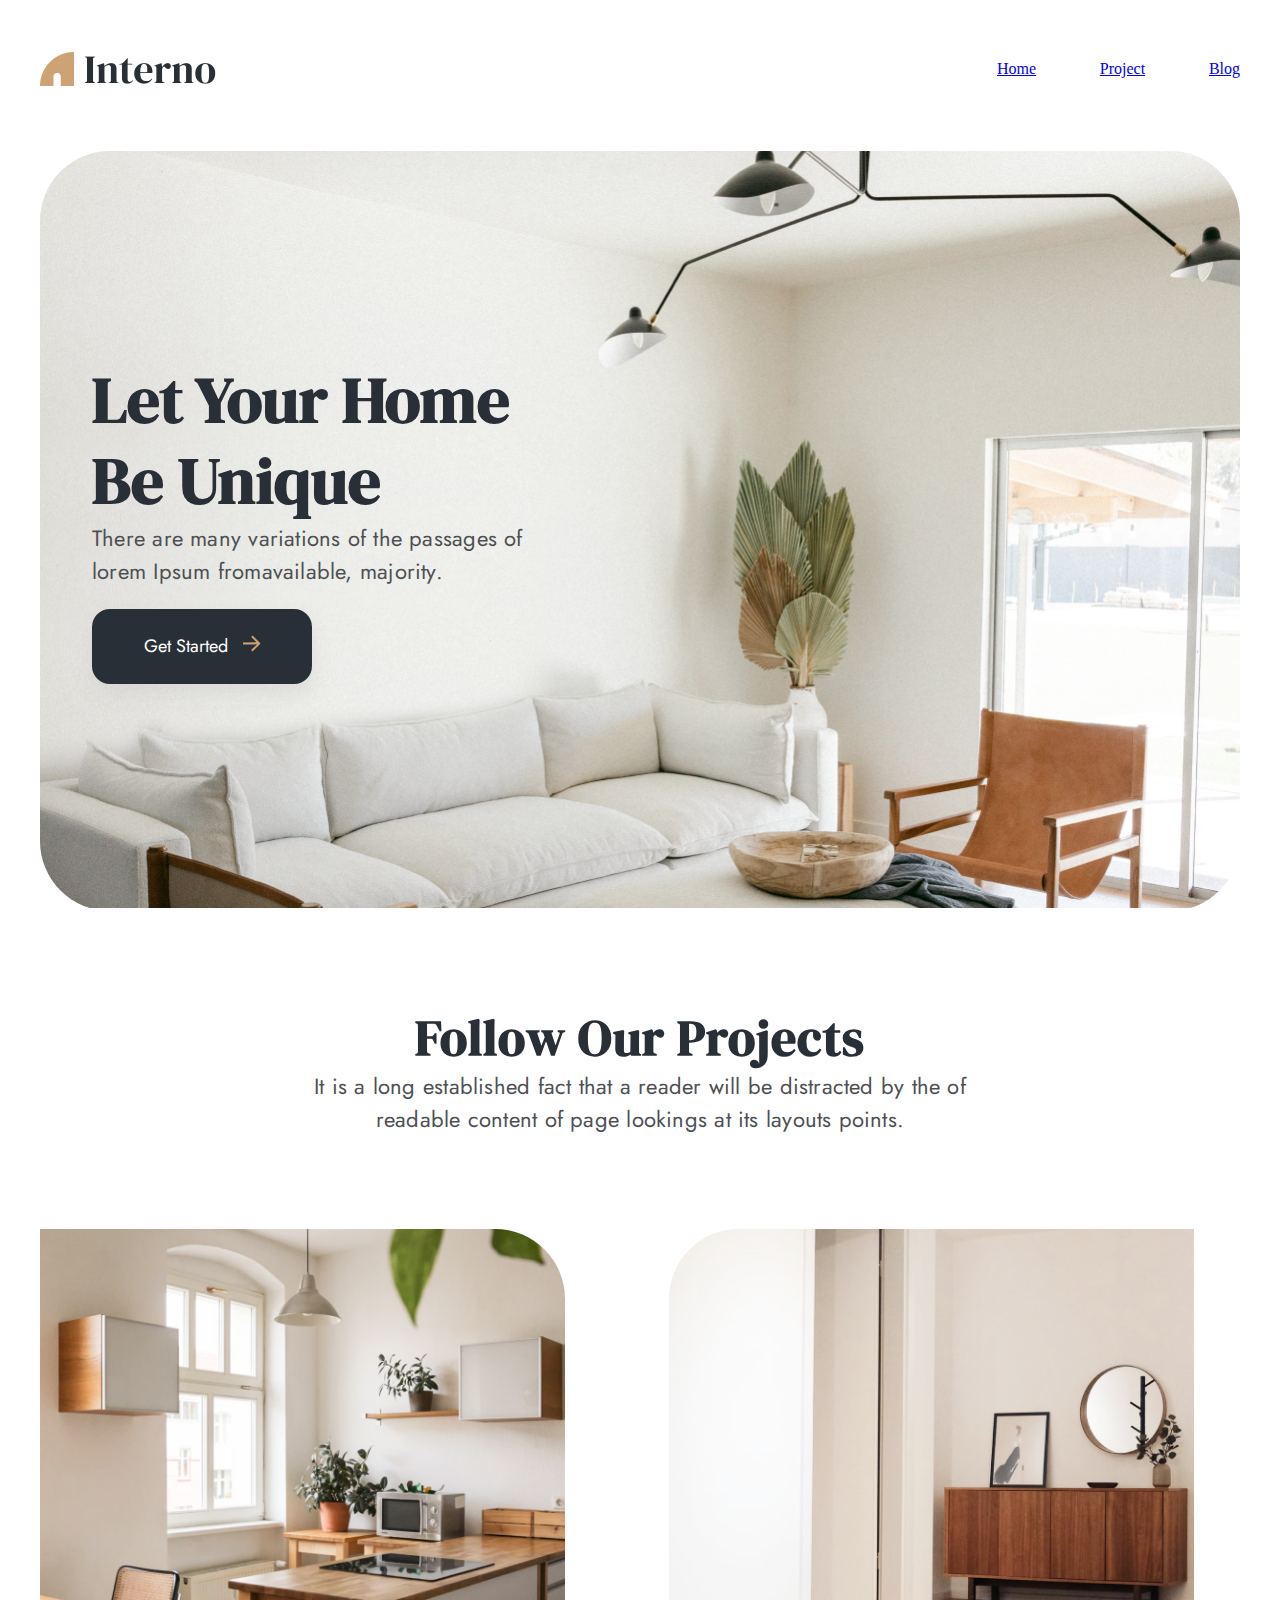
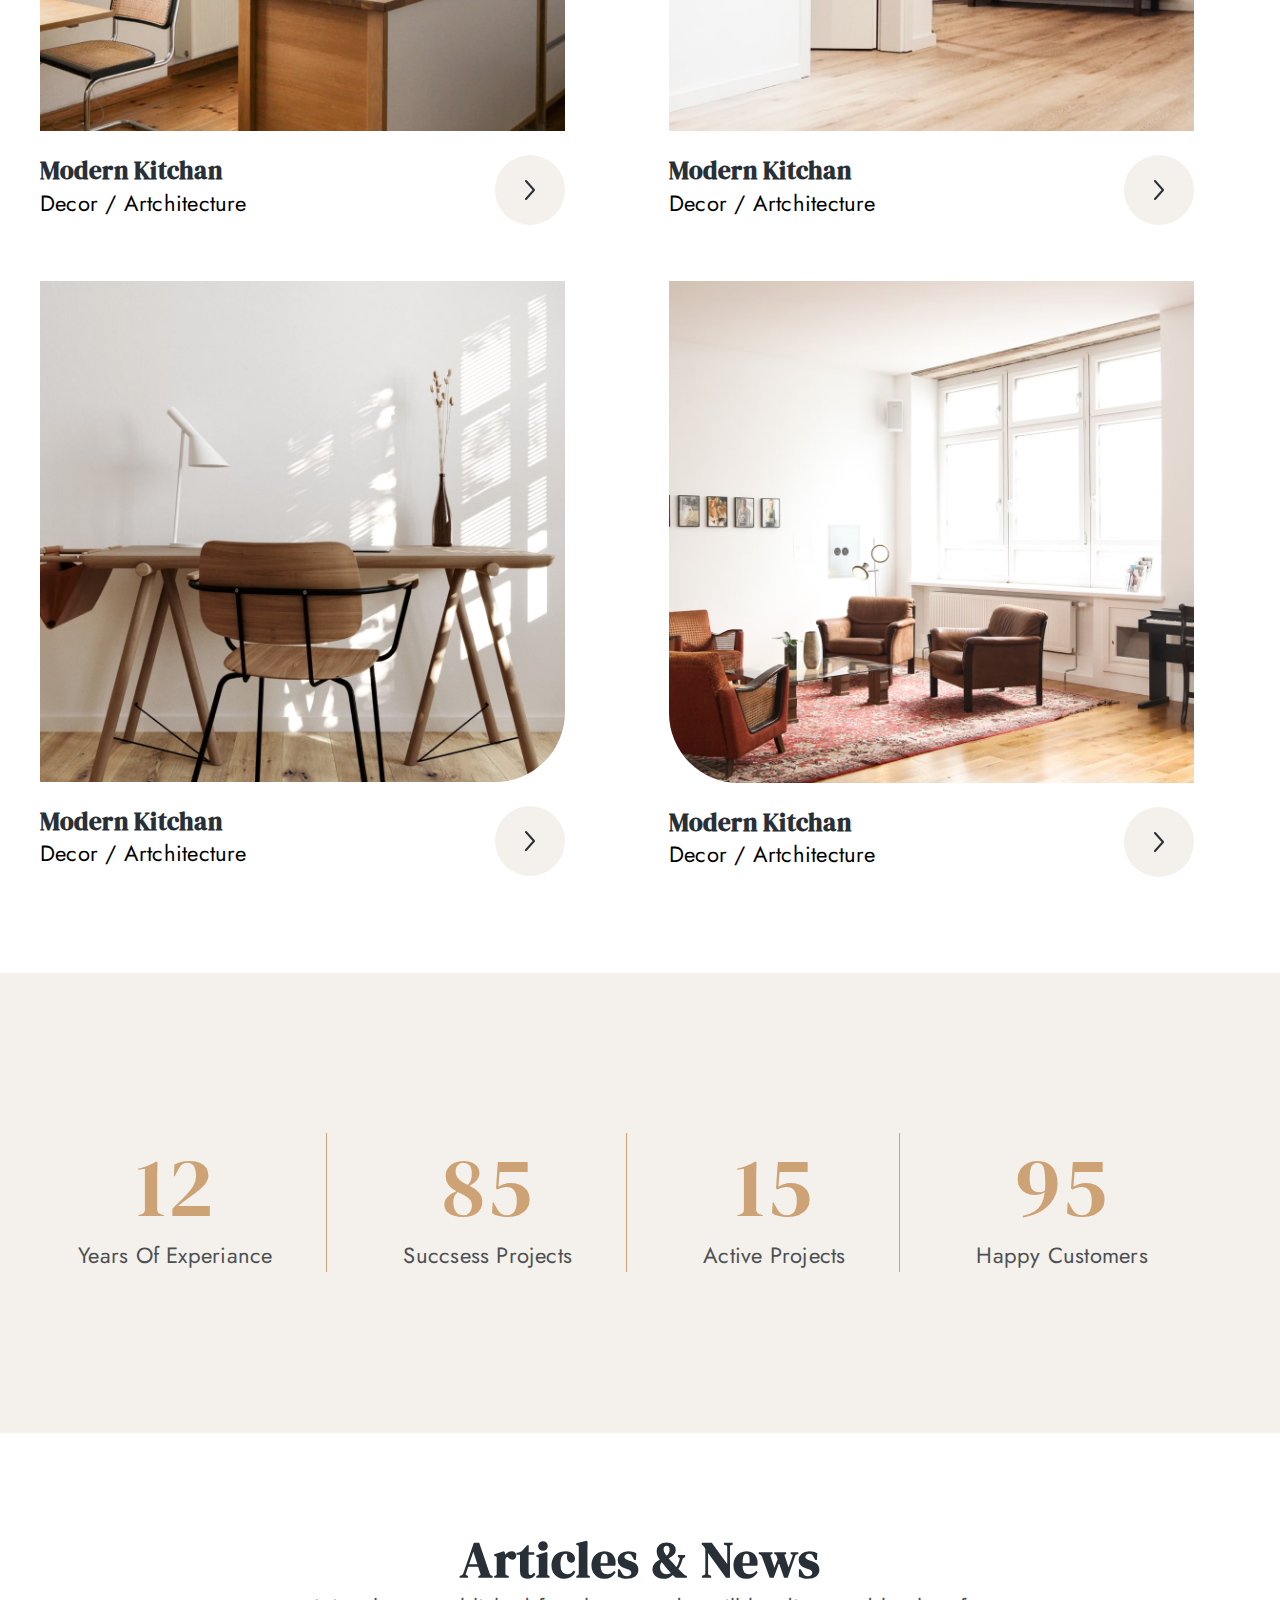
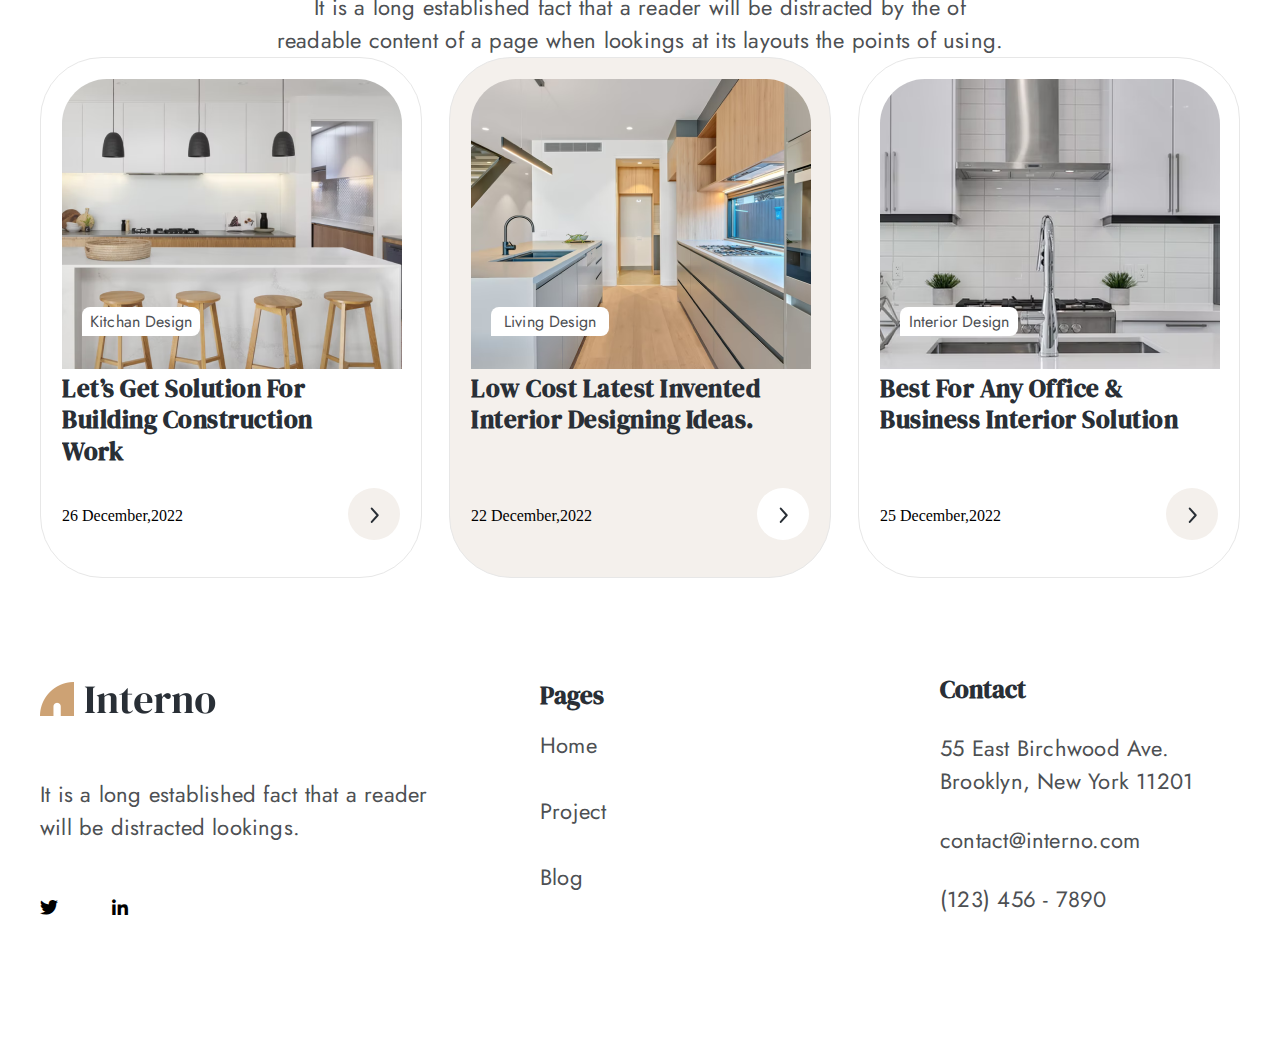
<file: pages/index.html>
<!DOCTYPE html>
<html lang="en">

<head>
    <meta charset="UTF-8" />
    <meta name="viewport" content="width=device-width, initial-scale=1.0" />
    <title>Interno</title>
    <link rel="stylesheet" href="./styles.css">
</head>

<body>
    <header>
        <img src="../assets/Logo.png" class="logo" />
        <nav>
            <a href="#">Home</a>
            <a href="#">Project</a>
            <a href="#">Blog</a>
        </nav>
    </header>
    <main>
        <section class="intro">
            <h1 class="intro__name">let your home be unique</h1>
            <h3 class="intro__description">
                There are many variations of the passages of lorem Ipsum fromavailable,
                majority.
            </h3>
            <a>get started
                <svg width="18" height="17" viewBox="0 0 18 17" fill="none" xmlns="http://www.w3.org/2000/svg">
                    <path d="M1 8.43542L14.7232 8.29857M9.61818 1.91138L16.1412 8.43436L9.48677 15.0887"
                        stroke="#CDA274" stroke-width="2" stroke-linecap="square" stroke-linejoin="round" />
                </svg>
            </a>
        </section>
        <section class="our-projects">
            <div class="head">
                <h1 class="head__name">follow our projects</h1>
                <h3 class="head__description">
                    It is a long established fact that a reader will be distracted by the
                    of readable content of page lookings at its layouts points.
                </h3>
            </div>
            <div class="palette">
                <div class="project">
                    <img src="../assets/project/project1.png" alt="" class="project__img" />
                    <div class="description">
                        <h2 class="description__name">modern kitchan</h2>
                        <h3 class="description__type">Decor / Artchitecture</h2>
                    </div>
                    <a class="description__link">
                        <svg width="10" height="20" viewBox="0 0 10 20" fill="none" xmlns="http://www.w3.org/2000/svg">
                            <path d="M1 19L9 10L1 1" stroke="#292F36" stroke-width="2" stroke-linecap="round"
                                stroke-linejoin="round" />
                        </svg>
                    </a>
                </div>
                <div class="project">
                    <img src="../assets/project/project2.png" alt="" class="project__img" />
                    <div class="description">
                        <h2 class="description__name">modern kitchan</h2>
                        <h3 class="description__type">Decor / Artchitecture</h2>
                    </div>
                    <a class="description__link">
                        <svg width="10" height="20" viewBox="0 0 10 20" fill="none" xmlns="http://www.w3.org/2000/svg">
                            <path d="M1 19L9 10L1 1" stroke="#292F36" stroke-width="2" stroke-linecap="round"
                                stroke-linejoin="round" />
                        </svg>
                    </a>
                </div>
                <div class="project">
                    <img src="../assets/project/project3.png" alt="" class="project__img" />
                    <div class="description">
                        <h2 class="description__name">modern kitchan</h2>
                        <h3 class="description__type">Decor / Artchitecture</h2>
                    </div>
                    <a class="description__link">
                        <svg width="10" height="20" viewBox="0 0 10 20" fill="none" xmlns="http://www.w3.org/2000/svg">
                            <path d="M1 19L9 10L1 1" stroke="#292F36" stroke-width="2" stroke-linecap="round"
                                stroke-linejoin="round" />
                        </svg>
                    </a>
                </div>
                <div class="project">
                    <img src="../assets/project/project4.png" alt="" class="project__img" />
                    <div class="description">
                        <h2 class="description__name">modern kitchan</h2>
                        <h3 class="description__type">Decor / Artchitecture</h2>
                    </div>
                    <a class="description__link">
                        <svg width="10" height="20" viewBox="0 0 10 20" fill="none" xmlns="http://www.w3.org/2000/svg">
                            <path d="M1 19L9 10L1 1" stroke="#292F36" stroke-width="2" stroke-linecap="round"
                                stroke-linejoin="round" />
                        </svg>
                    </a>
                </div>
            </div>
        </section>
        <aside class="achivments">
            <div class="achivment">
                <span class="achive__number">12</span>
                <span class="achive__description">years of experiance</span>
            </div>
            <div class="achivment">
                <span class="achive__number">85</span>
                <span class="achive__description">succsess projects</span>
            </div>
            <div class="achivment">
                <span class="achive__number">15</span>
                <span class="achive__description">active projects</span>
            </div>
            <div class="achivment">
                <span class="achive__number">95</span>
                <span class="achive__description">happy customers</span>
            </div>
        </aside>
        <section class="articles">
            <div class="head">
                <h1 class="head__name">articles & news</h1>
                <h3 class="head__description">
                    It is a long established fact that a reader will be distracted by the
                    of readable content of a page when lookings at its layouts the points
                    of using.
                </h3>
            </div>
            <div class="palette">
                <div class="article">

                    <img src="../assets/news-image/1.png" alt="" class="article__img" />
                    <span class="article__tag">kitchan design</span>
                    <h2 class="article__name">
                        let’s get solution for building construction work
                    </h2>
                    <time class="article__date">26 December,2022</time> 
                     <a class="article__link">
                        <svg width="9" height="16" viewBox="0 0 9 16" fill="none" xmlns="http://www.w3.org/2000/svg">
                            <path d="M1.77144 14.9527L7.71429 8.267L1.77144 1.58128" stroke="#292F36" stroke-width="2" stroke-linecap="round" stroke-linejoin="round" />
                          </svg>
                    </a>
                </div>
                <div class="article">
                    <img src="../assets/news-image/2.png" alt="" class="article__img" />
                    <span class="article__tag">living design</span>

                    <h2 class="article__name">
                        low cost latest invented interior designing
ideas.
                    </h2>
                    <time class="article__date">22 December,2022</time> 
                     <a class="article__link">
                        <svg width="9" height="16" viewBox="0 0 9 16" fill="none" xmlns="http://www.w3.org/2000/svg">
                            <path d="M1.77144 14.9527L7.71429 8.267L1.77144 1.58128" stroke="#292F36" stroke-width="2" stroke-linecap="round" stroke-linejoin="round" />
                          </svg>
                    </a>
                </div>
                <div class="article">
                    <img src="../assets/news-image/3.png" alt="" class="article__img" />
                    <span class="article__tag">interior design</span>
                    <h2 class="article__name">
                        best for any office & business interior 
                        solution
                    </h2>
                    <time class="article__date">25 December,2022</time> 
                     <a class="article__link">
                        <svg width="9" height="16" viewBox="0 0 9 16" fill="none" xmlns="http://www.w3.org/2000/svg">
                            <path d="M1.77144 14.9527L7.71429 8.267L1.77144 1.58128" stroke="#292F36" stroke-width="2" stroke-linecap="round" stroke-linejoin="round" />
                          </svg>
                    </a>
                </div>
            </div>
        </section>
    </main>
    <footer>
        <section class="logo">
            <img src="../assets/Logo.png" class="logo__img" />
            <h3 class="logo__description">It is a long established fact that a
                reader will be distracted lookings.</h3>
            <a class="logo__brand">&#xf099;</a>
            <a class="logo__brand"></a>
        </section>
        <section class="nav">
            <h2 class="nav__head">pages</h2>
            <a class="nav__link">home</a>
            <a class="nav__link">project</a>
            <a class="nav__link">blog</a>
        </section>
        <section class="contacts">
            <h2 class="contacts__head">contact</h2>
            <address class="contacts__address">55 East Birchwood Ave. Brooklyn, New York 11201 </address>
            <a href="mailto:contact@interno.com" class="contacts__mail">contact@interno.com</a>
            <a href="tel:+1234567890" class="contacts__phone">(123) 456 - 7890</a>
        </section>
    </footer>
</body>

</html>
</file>
<file: pages/styles.css>
* {
  box-sizing: border-box;
  margin: 0;
  padding: 0px;
}

@font-face {
  font-family: "DM Serif Display";
  src: url(../fonts/DMSerifDisplay-Regular.woff2);
}
@font-face {
  font-family: "Jost";
  src: url(../fonts/Jost-Regular.woff);
}
@font-face {
  font-family: "Font Awesome 5 Brands Regular";
  src: url(../fonts/fa-brands-400.ttf);
  font-weight: normal;
  font-style: normal;
}
header {
  margin-top: 44px;
  margin-inline: auto;
  max-width: 1200px;
  display: flex;
  justify-content: space-between;
  align-items: center;
}
header .logo {
  width: 177px;
  height: 50px;
}
header nav {
  width: 243px;
  display: flex;
  justify-content: space-between;
}

main {
  margin-top: 57px;
  display: flex;
  flex-direction: column;
  align-items: center;
}
main .intro {
  width: 1200px;
  height: 760px;
  border-radius: 70px;
  padding-left: 52px;
  padding-top: 208px;
  background-image: url(../assets/head-background.png);
  background-size: contain;
  background-repeat: no-repeat;
}
main .intro__name {
  font-family: "DM Serif Display", sans-serif;
  font-size: 65px;
  line-height: 125%;
  color: #292f36;
  text-transform: capitalize;
  width: 434px;
  margin: 0;
}
main .intro__description {
  font-family: "Jost", sans;
  font-weight: normal;
  font-size: 22px;
  line-height: 150%;
  letter-spacing: 0.01em;
  color: #4d5053;
  width: 434px;
}
main .intro a {
  display: block;
  margin-top: 21px;
  font-family: "Jost", sans;
  font-weight: normal;
  text-align: center;
  font-size: 18px;
  line-height: 75px;
  color: #fff;
  border-radius: 18px;
  width: 220px;
  height: 75px;
  text-transform: capitalize;
  box-shadow: 0 10px 20px 0 rgba(192, 192, 192, 0.35);
  background: #292f36;
}
main .intro a svg {
  margin-left: 10px;
}
main .head {
  align-self: center;
  display: flex;
  flex-direction: column;
  align-items: center;
  width: 737px;
}
main .head .head__name {
  font-family: "DM Serif Display", sans-serif;
  font-size: 50px;
  line-height: 125%;
  letter-spacing: 0.02em;
  text-align: center;
  color: #292f36;
  text-transform: capitalize;
  margin: 0;
  margin-top: 96px;
}
main .head .head__description {
  font-family: "Jost", sans;
  font-weight: normal;
  font-size: 22px;
  line-height: 150%;
  letter-spacing: 0.01em;
  text-align: center;
  color: #4d5053;
}
main .our-projects {
  display: flex;
  flex-direction: column;
}
main .our-projects .palette {
  margin-top: 93px;
  max-width: 1200px;
  display: flex;
  flex-direction: row;
  flex-wrap: wrap;
  gap: 104px;
  row-gap: 56px;
}
main .our-projects .palette .project {
  width: 525px;
  display: flex;
  flex-wrap: wrap;
  justify-content: space-between;
  row-gap: 24px;
}
main .our-projects .palette .project .project__img {
  flex: 0 0 100%;
  width: 100%;
  height: auto;
}
main .our-projects .palette .project .description__link {
  width: 70px;
  height: 70px;
  line-height: 80px;
  text-align: center;
  border-radius: 50%;
  background-color: #f4f0ec;
  cursor: pointer;
}
main .our-projects .palette .project:nth-child(2n-1) .project__img {
  overflow: hidden;
  border-bottom-right-radius: 70px;
}
main .our-projects .palette .project:nth-child(2n) .project__img {
  overflow: hidden;
  border-top-left-radius: 70px;
}
main .our-projects .palette .project:last-child .project__img {
  overflow: hidden;
  border-top-left-radius: 0px;
  border-bottom-left-radius: 70px;
}
main .our-projects .palette .project:first-child .project__img {
  overflow: hidden;
  border-bottom-right-radius: 0px;
  border-top-right-radius: 70px;
}
main .our-projects .palette .description .description__name {
  font-family: "DM Serif Display", sans-serif;
  font-size: 25px;
  line-height: 1.25;
  letter-spacing: 0.02em;
  color: #292f36;
  text-transform: capitalize;
}
main .our-projects .palette .description .description__type {
  font-family: "Jost", sans;
  font-weight: normal;
  font-size: 22px;
  letter-spacing: 0.01em;
  line-height: 1.5;
}
main .achivments {
  margin-top: 96px;
  position: relative;
  width: 100%;
  height: 460px;
  background-color: #f4f0ec;
  display: flex;
  gap: 76px;
  flex-direction: row;
  justify-content: center;
  align-items: center;
}
main .achivments .achivment {
  display: flex;
  flex-direction: column;
  align-items: center;
  flex: 0 0 fit-content;
  padding-right: 54px;
}
main .achivments .achivment .achive__number {
  font-family: "DM Serif Display", sans-serif;
  font-size: 85px;
  line-height: 1.25;
  letter-spacing: 0.02em;
  color: #cda274;
}
main .achivments .achivment .achive__description {
  font-family: "Jost", sans;
  font-weight: normal;
  text-transform: capitalize;
  font-size: 22px;
  line-height: 1.5;
  letter-spacing: 0.01em;
  color: #4d5053;
}
main .achivments .achivment:not(:last-child) {
  border-right: 1px solid #cda274;
}
main .articles {
  align-self: center;
  max-width: 1200px;
  display: flex;
  flex-direction: column;
}
main .articles .palette {
  display: flex;
  flex-direction: row;
  justify-content: space-between;
  gap: 27px;
}
main .articles .palette .article {
  position: relative;
  width: 382px;
  height: 521px;
  padding: 21px;
  border: 1px #e7e7e7 solid;
  border-radius: 62px;
}
main .articles .palette .article:nth-child(2n) {
  background-color: #f4f0ec;
}
main .articles .palette .article:nth-child(2n) .article__link {
  background-color: #fff;
}
main .articles .palette .article .article__img {
  border-top-left-radius: 45px;
  border-top-right-radius: 45px;
}
main .articles .palette .article .article__tag {
  position: absolute;
  top: 249px;
  left: 41px;
  width: 118px;
  height: 29px;
  background-color: #fff;
  border-radius: 8px;
  border-bottom-left-radius: 0px;
  font-family: "Jost", sans;
  font-weight: normal;
  text-align: center;
  font-size: 16px;
  line-height: 29px;
  letter-spacing: 0.01em;
  text-transform: capitalize;
  color: #4d5053;
}
main .articles .palette .article .article__name {
  width: 305px;
  height: 100px;
  font-family: "DM Serif Display", sans-serif;
  text-transform: capitalize;
  font-size: 25px;
  line-height: 1.25;
  letter-spacing: 0.02em;
  color: #292f36;
  display: -webkit-box;
  -webkit-line-clamp: 3;
  -webkit-box-orient: vertical;
  overflow: hidden;
}
main .articles .palette .article .article__link {
  position: absolute;
  bottom: 37px;
  right: 21px;
  width: 52px;
  height: 52px;
  line-height: 60px;
  text-align: center;
  border-radius: 50%;
  background-color: #f4f0ec;
  cursor: pointer;
}
main .articles .palette .article .article__date {
  position: absolute;
  height: 33px;
  bottom: 37px;
}

footer {
  margin-top: 96px;
  margin-bottom: 134px;
  margin-inline: auto;
  max-width: 1200px;
  display: flex;
  align-items: center;
  justify-content: space-between;
}
footer section {
  box-sizing: border-box;
  flex: 0 0 400px;
}
footer .logo {
  display: flex;
  gap: 54px;
  flex-wrap: wrap;
}
footer .logo .logo__img {
  width: 177px;
  height: 50px;
}
footer .logo .logo__description {
  font-family: "Jost", sans;
  font-weight: normal;
  font-size: 22px;
  line-height: 1.5;
  letter-spacing: 0.01em;
  color: #4d5053;
}
footer .logo .logo__brand {
  font-family: "Font Awesome 5 Brands Regular";
  font-size: 18px;
}
footer .nav {
  display: flex;
  padding-left: 100px;
  flex-direction: column;
  line-height: 50px;
  text-transform: capitalize;
}
footer .nav .nav__head {
  font-family: "DM Serif Display", sans-serif;
  font-size: 25px;
  line-height: 1.25;
  color: #292f36;
}
footer .nav .nav__link {
  font-family: "Jost", sans;
  font-weight: normal;
  text-transform: capitalize;
  font-size: 22px;
  line-height: 3;
  letter-spacing: 0.01em;
  color: #4d5053;
}
footer .contacts {
  line-height: 22px;
  display: flex;
  flex-direction: column;
  gap: 26px;
  padding-left: 100px;
}
footer .contacts .contacts__head {
  font-family: "DM Serif Display", sans-serif;
  text-transform: capitalize;
  font-size: 25px;
  line-height: 1.25;
  color: #292f36;
}
footer .contacts .contacts__address,
footer .contacts .contacts__mail,
footer .contacts .contacts__phone {
  text-decoration: none;
  font-family: "Jost", sans;
  font-weight: normal;
  font-style: normal;
  font-size: 22px;
  line-height: 1.5;
  letter-spacing: 0.01em;
  color: #4d5053;
}/*# sourceMappingURL=styles.css.map */
</file>
